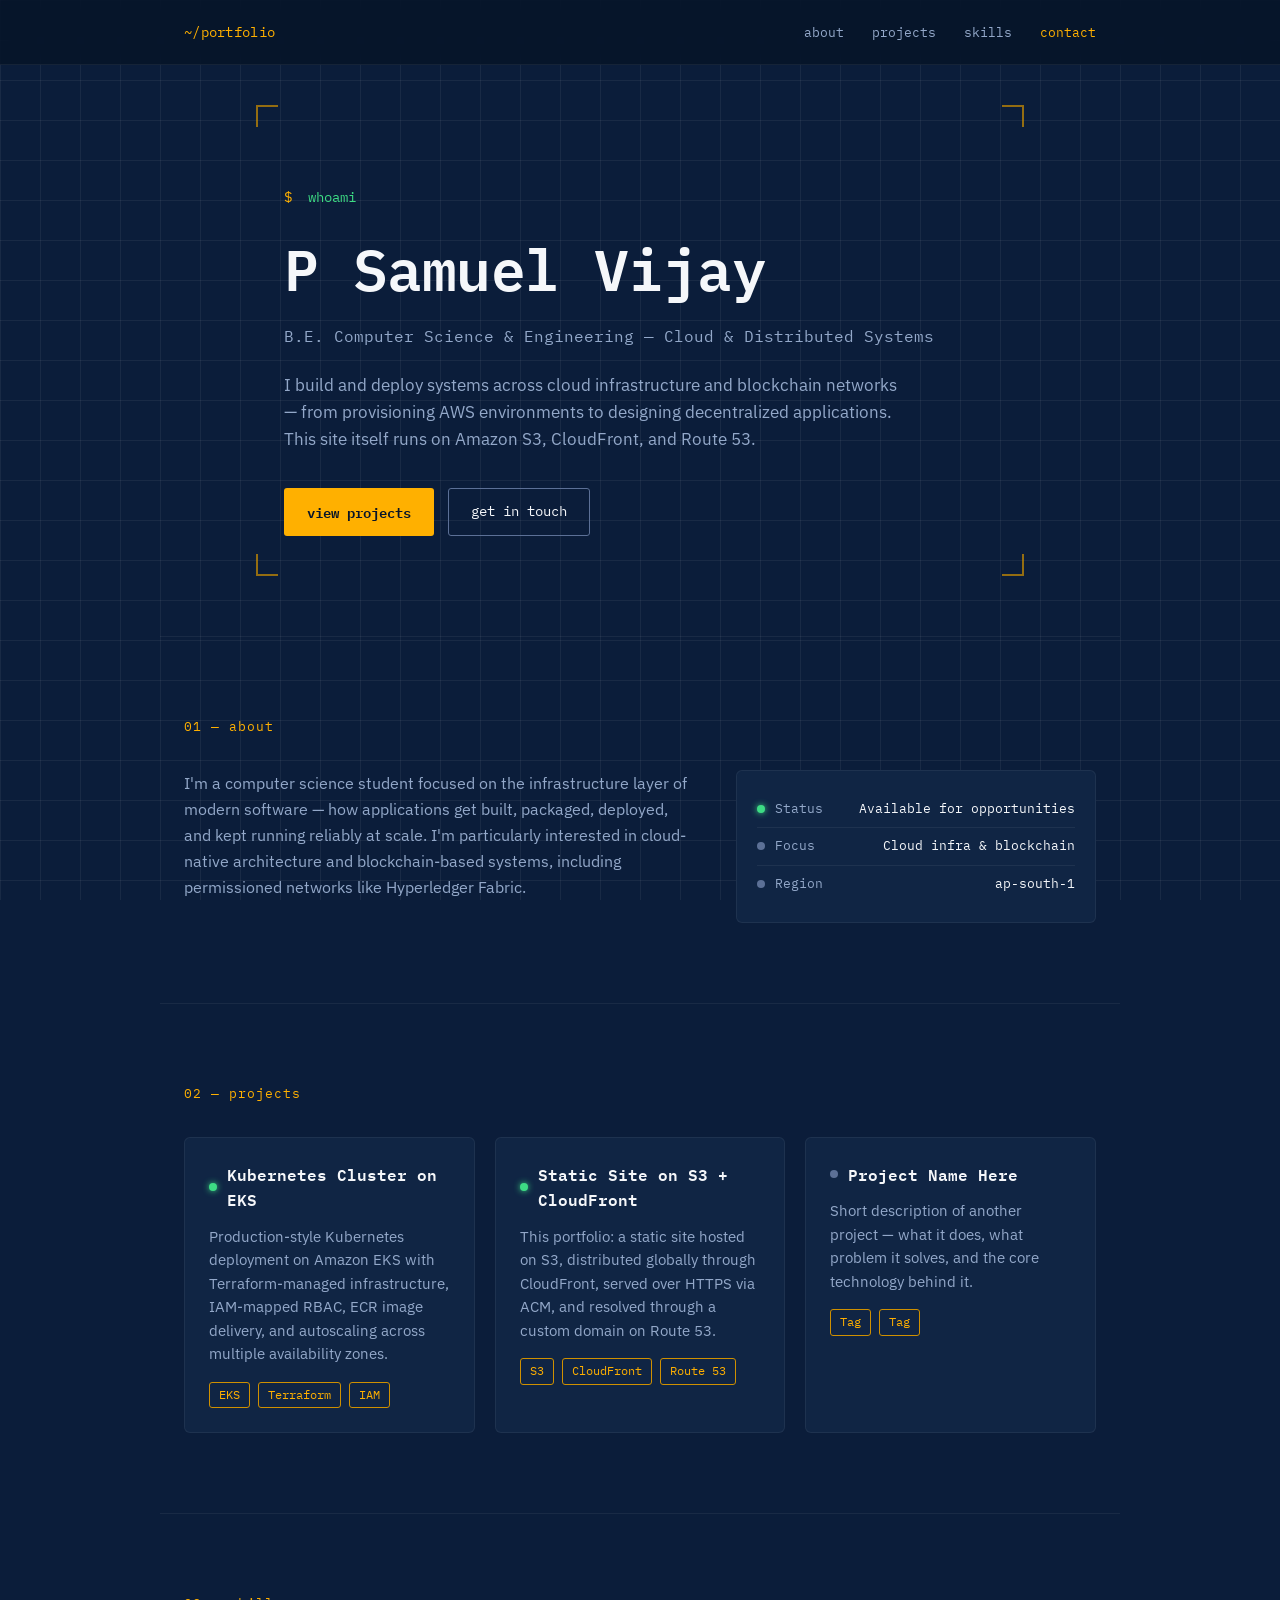
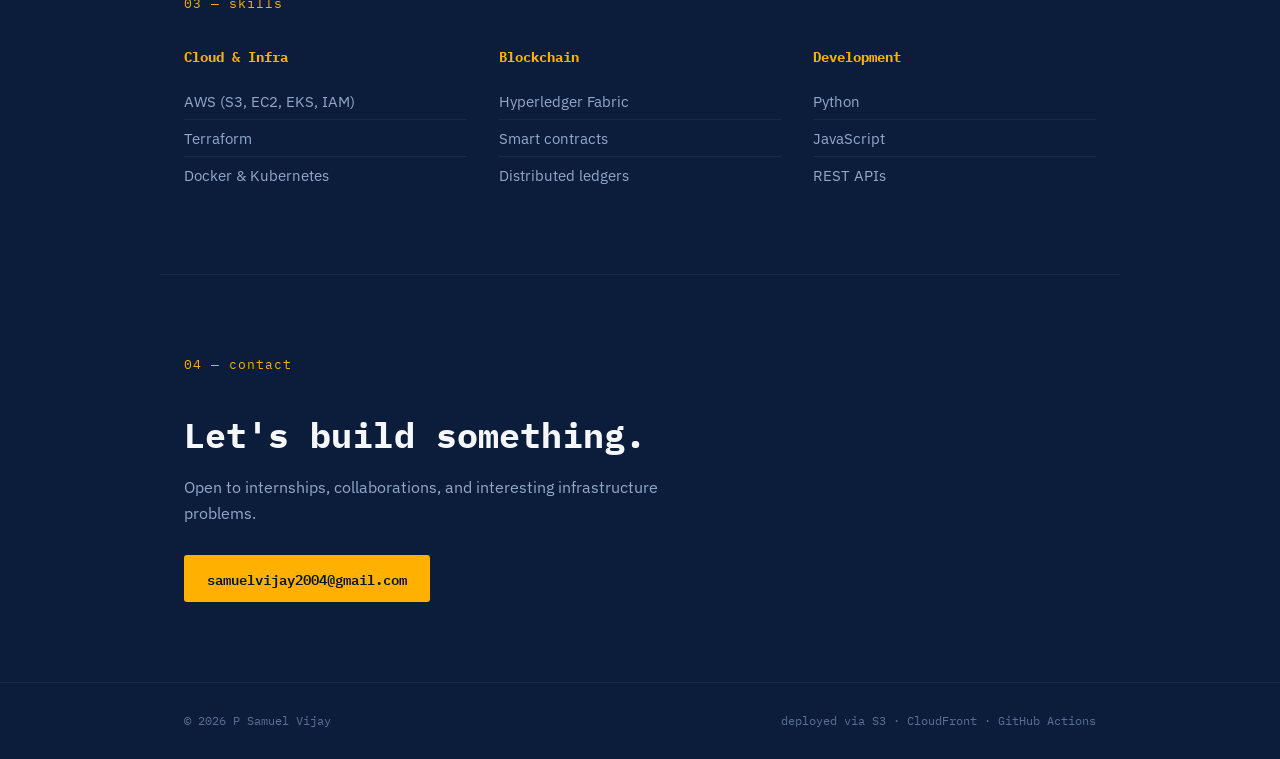
<file: index.html>
<!DOCTYPE html>
<html lang="en">
<head>
<meta charset="UTF-8">
<meta name="viewport" content="width=device-width, initial-scale=1.0">
<title>Samuel Vijay — Portfolio</title>
<link rel="preconnect" href="https://fonts.googleapis.com">
<link href="https://fonts.googleapis.com/css2?family=IBM+Plex+Mono:wght@400;500;600&family=IBM+Plex+Sans:wght@400;500;600;700&display=swap" rel="stylesheet">
<link rel="stylesheet" href="css/style.css">
</head>
<body>

<div class="grid-bg" aria-hidden="true"></div>

<header class="site-header">
  <div class="wrap header-inner">
    <span class="brand">~/portfolio</span>
    <nav class="nav">
      <a href="#about">about</a>
      <a href="#projects">projects</a>
      <a href="#skills">skills</a>
      <a href="#contact">contact</a>
    </nav>
  </div>
</header>

<main>

  <section class="hero wrap">
    <div class="corner corner-tl" aria-hidden="true"></div>
    <div class="corner corner-tr" aria-hidden="true"></div>
    <div class="corner corner-bl" aria-hidden="true"></div>
    <div class="corner corner-br" aria-hidden="true"></div>

    <p class="prompt-line"><span class="prompt-symbol">$</span> whoami</p>
    <h1 class="hero-title">P Samuel Vijay</h1>
    <p class="hero-role">B.E. Computer Science &amp; Engineering — Cloud &amp; Distributed Systems</p>
    <p class="hero-desc">
      I build and deploy systems across cloud infrastructure and blockchain networks —
      from provisioning AWS environments to designing decentralized applications.
      This site itself runs on Amazon S3, CloudFront, and Route&nbsp;53.
    </p>
    <div class="hero-actions">
      <a class="btn btn-primary" href="#projects">view projects</a>
      <a class="btn btn-ghost" href="#contact">get in touch</a>
    </div>
  </section>

  <section id="about" class="section wrap">
    <p class="section-label">01 — about</p>
    <div class="about-grid">
      <p class="about-text">
        I'm a computer science student focused on the infrastructure layer of modern
        software — how applications get built, packaged, deployed, and kept running
        reliably at scale. I'm particularly interested in cloud-native architecture
        and blockchain-based systems, including permissioned networks like
        Hyperledger Fabric.
      </p>
      <div class="status-card">
        <div class="status-row"><span class="dot dot-live"></span> Status <span class="status-val">Available for opportunities</span></div>
        <div class="status-row"><span class="dot dot-idle"></span> Focus <span class="status-val">Cloud infra &amp; blockchain</span></div>
        <div class="status-row"><span class="dot dot-idle"></span> Region <span class="status-val">ap-south-1</span></div>
      </div>
    </div>
  </section>

  <section id="projects" class="section wrap">
    <p class="section-label">02 — projects</p>
    <div class="project-grid">

      <article class="project-card">
        <div class="project-head">
          <span class="dot dot-live"></span>
          <h3>Kubernetes Cluster on EKS</h3>
        </div>
        <p>Production-style Kubernetes deployment on Amazon EKS with Terraform-managed
        infrastructure, IAM-mapped RBAC, ECR image delivery, and autoscaling across
        multiple availability zones.</p>
        <div class="tag-row">
          <span class="tag">EKS</span><span class="tag">Terraform</span><span class="tag">IAM</span>
        </div>
      </article>

      <article class="project-card">
        <div class="project-head">
          <span class="dot dot-live"></span>
          <h3>Static Site on S3 + CloudFront</h3>
        </div>
        <p>This portfolio: a static site hosted on S3, distributed globally through
        CloudFront, served over HTTPS via ACM, and resolved through a custom domain
        on Route 53.</p>
        <div class="tag-row">
          <span class="tag">S3</span><span class="tag">CloudFront</span><span class="tag">Route 53</span>
        </div>
      </article>

      <article class="project-card">
        <div class="project-head">
          <span class="dot dot-idle"></span>
          <h3>Project Name Here</h3>
        </div>
        <p>Short description of another project — what it does, what problem it solves,
        and the core technology behind it.</p>
        <div class="tag-row">
          <span class="tag">Tag</span><span class="tag">Tag</span>
        </div>
      </article>

    </div>
  </section>

  <section id="skills" class="section wrap">
    <p class="section-label">03 — skills</p>
    <div class="skills-grid">
      <div class="skill-group">
        <h4>Cloud &amp; Infra</h4>
        <ul><li>AWS (S3, EC2, EKS, IAM)</li><li>Terraform</li><li>Docker &amp; Kubernetes</li></ul>
      </div>
      <div class="skill-group">
        <h4>Blockchain</h4>
        <ul><li>Hyperledger Fabric</li><li>Smart contracts</li><li>Distributed ledgers</li></ul>
      </div>
      <div class="skill-group">
        <h4>Development</h4>
        <ul><li>Python</li><li>JavaScript</li><li>REST APIs</li></ul>
      </div>
    </div>
  </section>

  <section id="contact" class="section wrap contact-section">
    <p class="section-label">04 — contact</p>
    <h2 class="contact-title">Let's build something.</h2>
    <p class="contact-desc">Open to internships, collaborations, and interesting infrastructure problems.</p>
    <a class="btn btn-primary" href="mailto:samuelvijay2004@gmail.com">samuelvijay2004@gmail.com</a>
  </section>

</main>

<footer class="site-footer">
  <div class="wrap footer-inner">
    <span>© 2026 P Samuel Vijay</span>
    <span class="footer-meta">deployed via S3 · CloudFront · GitHub Actions</span>
  </div>
</footer>

<script src="js/script.js"></script>
</body>
</html>
</file>
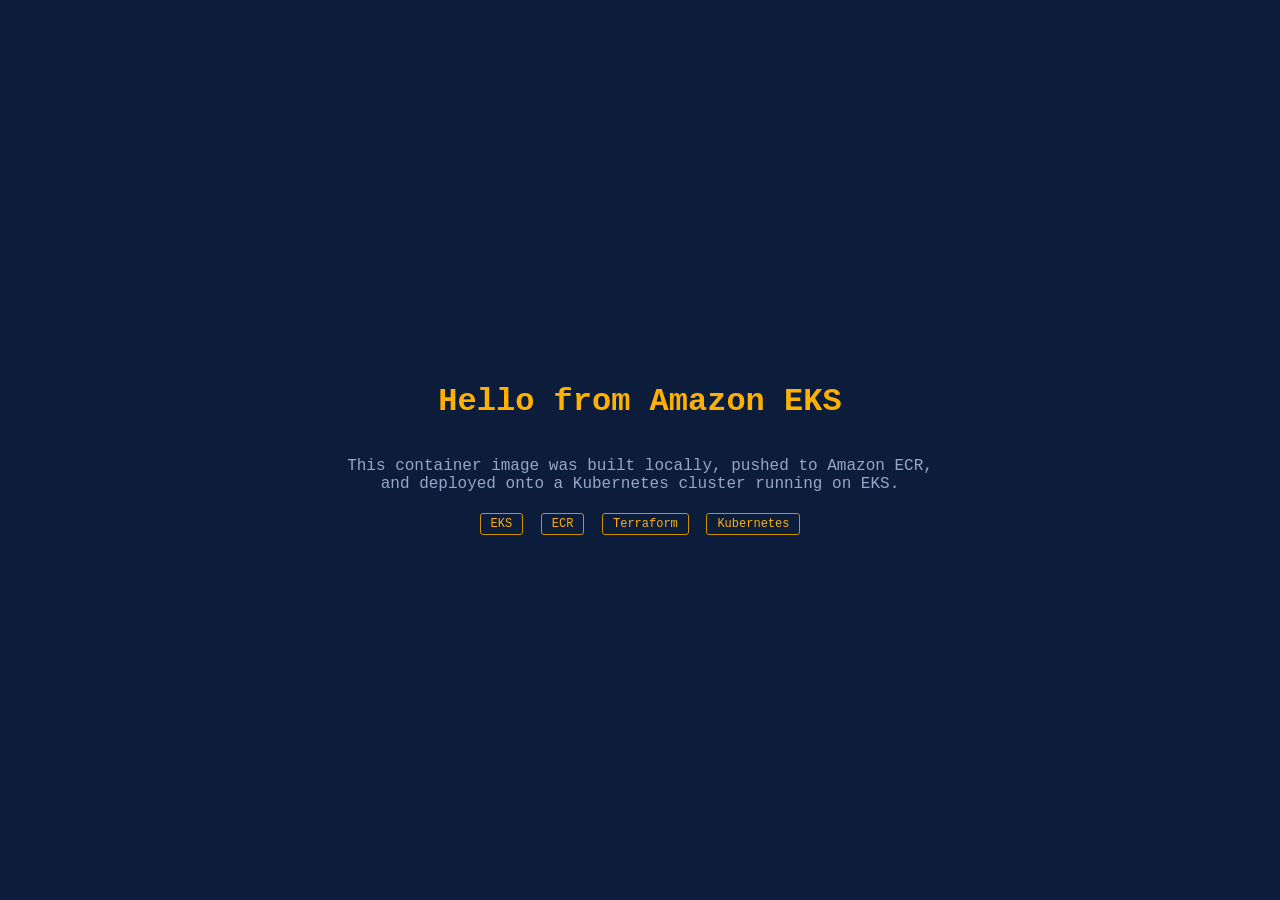
<file: terraform/app/index.html>
<!DOCTYPE html>
<html lang="en">
<head>
  <meta charset="UTF-8">
  <title>EKS Demo App</title>
  <style>
    body {
      background: #0b1d3a;
      color: #f5f7fa;
      font-family: 'Courier New', monospace;
      display: flex;
      flex-direction: column;
      align-items: center;
      justify-content: center;
      height: 100vh;
      margin: 0;
      text-align: center;
    }
    h1 { color: #ffb000; }
    p  { color: #93a8c9; }
    .tag {
      display: inline-block;
      border: 1px solid #cf9000;
      color: #ffb000;
      font-size: 0.75rem;
      padding: 3px 10px;
      border-radius: 3px;
      margin: 4px;
    }
  </style>
</head>
<body>
  <h1>Hello from Amazon EKS</h1>
  <p>
    This container image was built locally, pushed to Amazon ECR,<br>
    and deployed onto a Kubernetes cluster running on EKS.
  </p>
  <div>
    <span class="tag">EKS</span>
    <span class="tag">ECR</span>
    <span class="tag">Terraform</span>
    <span class="tag">Kubernetes</span>
  </div>
</body>
</html>
</file>
<file: css/style.css>
:root {
  --navy: #0b1d3a;
  --navy-deep: #071429;
  --panel: #102544;
  --grid-line: rgba(255, 255, 255, 0.06);
  --off-white: #f5f7fa;
  --slate: #93a8c9;
  --slate-dim: #5c7096;
  --amber: #ffb000;
  --amber-dim: #cf9000;
  --live: #3ddc84;

  --font-display: 'IBM Plex Mono', 'Courier New', monospace;
  --font-body: 'IBM Plex Sans', -apple-system, sans-serif;
}

* { box-sizing: border-box; margin: 0; padding: 0; }

html { scroll-behavior: smooth; }

body {
  background: var(--navy);
  color: var(--off-white);
  font-family: var(--font-body);
  line-height: 1.6;
  position: relative;
  overflow-x: hidden;
}

@media (prefers-reduced-motion: reduce) {
  html { scroll-behavior: auto; }
  * { animation-duration: 0.001ms !important; transition-duration: 0.001ms !important; }
}

/* Blueprint grid background */
.grid-bg {
  position: fixed;
  inset: 0;
  z-index: 0;
  background-image:
    linear-gradient(var(--grid-line) 1px, transparent 1px),
    linear-gradient(90deg, var(--grid-line) 1px, transparent 1px);
  background-size: 40px 40px;
  pointer-events: none;
}

.wrap {
  max-width: 960px;
  margin: 0 auto;
  padding: 0 24px;
  position: relative;
  z-index: 1;
}

a { color: inherit; text-decoration: none; }
a:focus-visible, button:focus-visible {
  outline: 2px solid var(--amber);
  outline-offset: 3px;
}

ul { list-style: none; }

/* Header */
.site-header {
  position: sticky;
  top: 0;
  z-index: 10;
  background: rgba(7, 20, 41, 0.85);
  backdrop-filter: blur(8px);
  border-bottom: 1px solid var(--grid-line);
}

.header-inner {
  display: flex;
  align-items: center;
  justify-content: space-between;
  height: 64px;
}

.brand {
  font-family: var(--font-display);
  font-size: 0.9rem;
  color: var(--amber);
  letter-spacing: 0.02em;
}

.nav { display: flex; gap: 28px; }

.nav a {
  font-family: var(--font-display);
  font-size: 0.82rem;
  color: var(--slate);
  transition: color 0.15s ease;
}

.nav a:hover { color: var(--off-white); }

/* Hero */
.hero {
  position: relative;
  padding: 120px 24px 100px;
  max-width: 760px;
}

.corner {
  position: absolute;
  width: 22px;
  height: 22px;
  border: 2px solid var(--amber-dim);
  opacity: 0.7;
}
.corner-tl { top: 40px; left: -4px; border-right: none; border-bottom: none; }
.corner-tr { top: 40px; right: -4px; border-left: none; border-bottom: none; }
.corner-bl { bottom: 60px; left: -4px; border-right: none; border-top: none; }
.corner-br { bottom: 60px; right: -4px; border-left: none; border-top: none; }

.prompt-line {
  font-family: var(--font-display);
  color: var(--live);
  font-size: 0.9rem;
  margin-bottom: 14px;
}
.prompt-symbol { color: var(--amber); margin-right: 8px; }

.hero-title {
  font-family: var(--font-display);
  font-weight: 600;
  font-size: clamp(2.4rem, 6vw, 3.6rem);
  letter-spacing: -0.01em;
  margin-bottom: 10px;
}

.hero-role {
  font-family: var(--font-display);
  color: var(--slate);
  font-size: 1rem;
  margin-bottom: 22px;
}

.hero-desc {
  color: var(--slate);
  font-size: 1.05rem;
  max-width: 620px;
  margin-bottom: 36px;
}

.hero-actions { display: flex; gap: 14px; flex-wrap: wrap; }

.btn {
  font-family: var(--font-display);
  font-size: 0.85rem;
  padding: 12px 22px;
  border-radius: 3px;
  border: 1px solid transparent;
  display: inline-block;
  transition: transform 0.15s ease, background 0.15s ease, border-color 0.15s ease;
}
.btn:hover { transform: translateY(-1px); }

.btn-primary { background: var(--amber); color: var(--navy-deep); font-weight: 600; }
.btn-primary:hover { background: #ffc233; }

.btn-ghost { border-color: var(--slate-dim); color: var(--off-white); }
.btn-ghost:hover { border-color: var(--amber); }

/* Sections */
.section { padding: 80px 24px; border-top: 1px solid var(--grid-line); }

.section-label {
  font-family: var(--font-display);
  color: var(--amber);
  font-size: 0.8rem;
  letter-spacing: 0.08em;
  margin-bottom: 32px;
}

/* About */
.about-grid {
  display: grid;
  grid-template-columns: 1.4fr 1fr;
  gap: 48px;
  align-items: start;
}

.about-text { color: var(--slate); font-size: 1.02rem; max-width: 56ch; }

.status-card {
  background: var(--panel);
  border: 1px solid var(--grid-line);
  border-radius: 6px;
  padding: 20px;
}

.status-row {
  display: flex;
  align-items: center;
  gap: 10px;
  font-family: var(--font-display);
  font-size: 0.8rem;
  color: var(--slate);
  padding: 8px 0;
  border-bottom: 1px solid var(--grid-line);
}
.status-row:last-child { border-bottom: none; }

.status-val { margin-left: auto; color: var(--off-white); }

.dot { width: 8px; height: 8px; border-radius: 50%; flex-shrink: 0; }
.dot-live { background: var(--live); box-shadow: 0 0 6px var(--live); }
.dot-idle { background: var(--slate-dim); }

/* Projects */
.project-grid {
  display: grid;
  grid-template-columns: repeat(auto-fit, minmax(260px, 1fr));
  gap: 20px;
}

.project-card {
  background: var(--panel);
  border: 1px solid var(--grid-line);
  border-radius: 6px;
  padding: 24px;
  transition: border-color 0.15s ease, transform 0.15s ease;
}
.project-card:hover { border-color: var(--amber-dim); transform: translateY(-2px); }

.project-head {
  display: flex;
  align-items: center;
  gap: 10px;
  margin-bottom: 12px;
}

.project-card h3 { font-family: var(--font-display); font-size: 1rem; font-weight: 600; }

.project-card p { color: var(--slate); font-size: 0.92rem; margin-bottom: 16px; }

.tag-row { display: flex; gap: 8px; flex-wrap: wrap; }

.tag {
  font-family: var(--font-display);
  font-size: 0.72rem;
  color: var(--amber);
  border: 1px solid var(--amber-dim);
  border-radius: 3px;
  padding: 3px 9px;
}

/* Skills */
.skills-grid {
  display: grid;
  grid-template-columns: repeat(auto-fit, minmax(200px, 1fr));
  gap: 32px;
}

.skill-group h4 {
  font-family: var(--font-display);
  color: var(--amber);
  font-size: 0.85rem;
  margin-bottom: 14px;
}

.skill-group li {
  color: var(--slate);
  font-size: 0.95rem;
  padding: 6px 0;
  border-bottom: 1px solid var(--grid-line);
}
.skill-group li:last-child { border-bottom: none; }

/* Contact */
.contact-section { text-align: left; }

.contact-title {
  font-family: var(--font-display);
  font-size: clamp(1.6rem, 4vw, 2.2rem);
  margin-bottom: 12px;
}

.contact-desc { color: var(--slate); margin-bottom: 28px; max-width: 480px; }

/* Footer */
.site-footer { border-top: 1px solid var(--grid-line); padding: 28px 24px; }

.footer-inner {
  display: flex;
  justify-content: space-between;
  flex-wrap: wrap;
  gap: 8px;
  font-family: var(--font-display);
  font-size: 0.78rem;
  color: var(--slate-dim);
}

/* Responsive */
@media (max-width: 640px) {
  .about-grid { grid-template-columns: 1fr; }
  .hero { padding: 90px 20px 70px; }
  .nav { gap: 16px; }
  .nav a { font-size: 0.72rem; }
}
</file>
